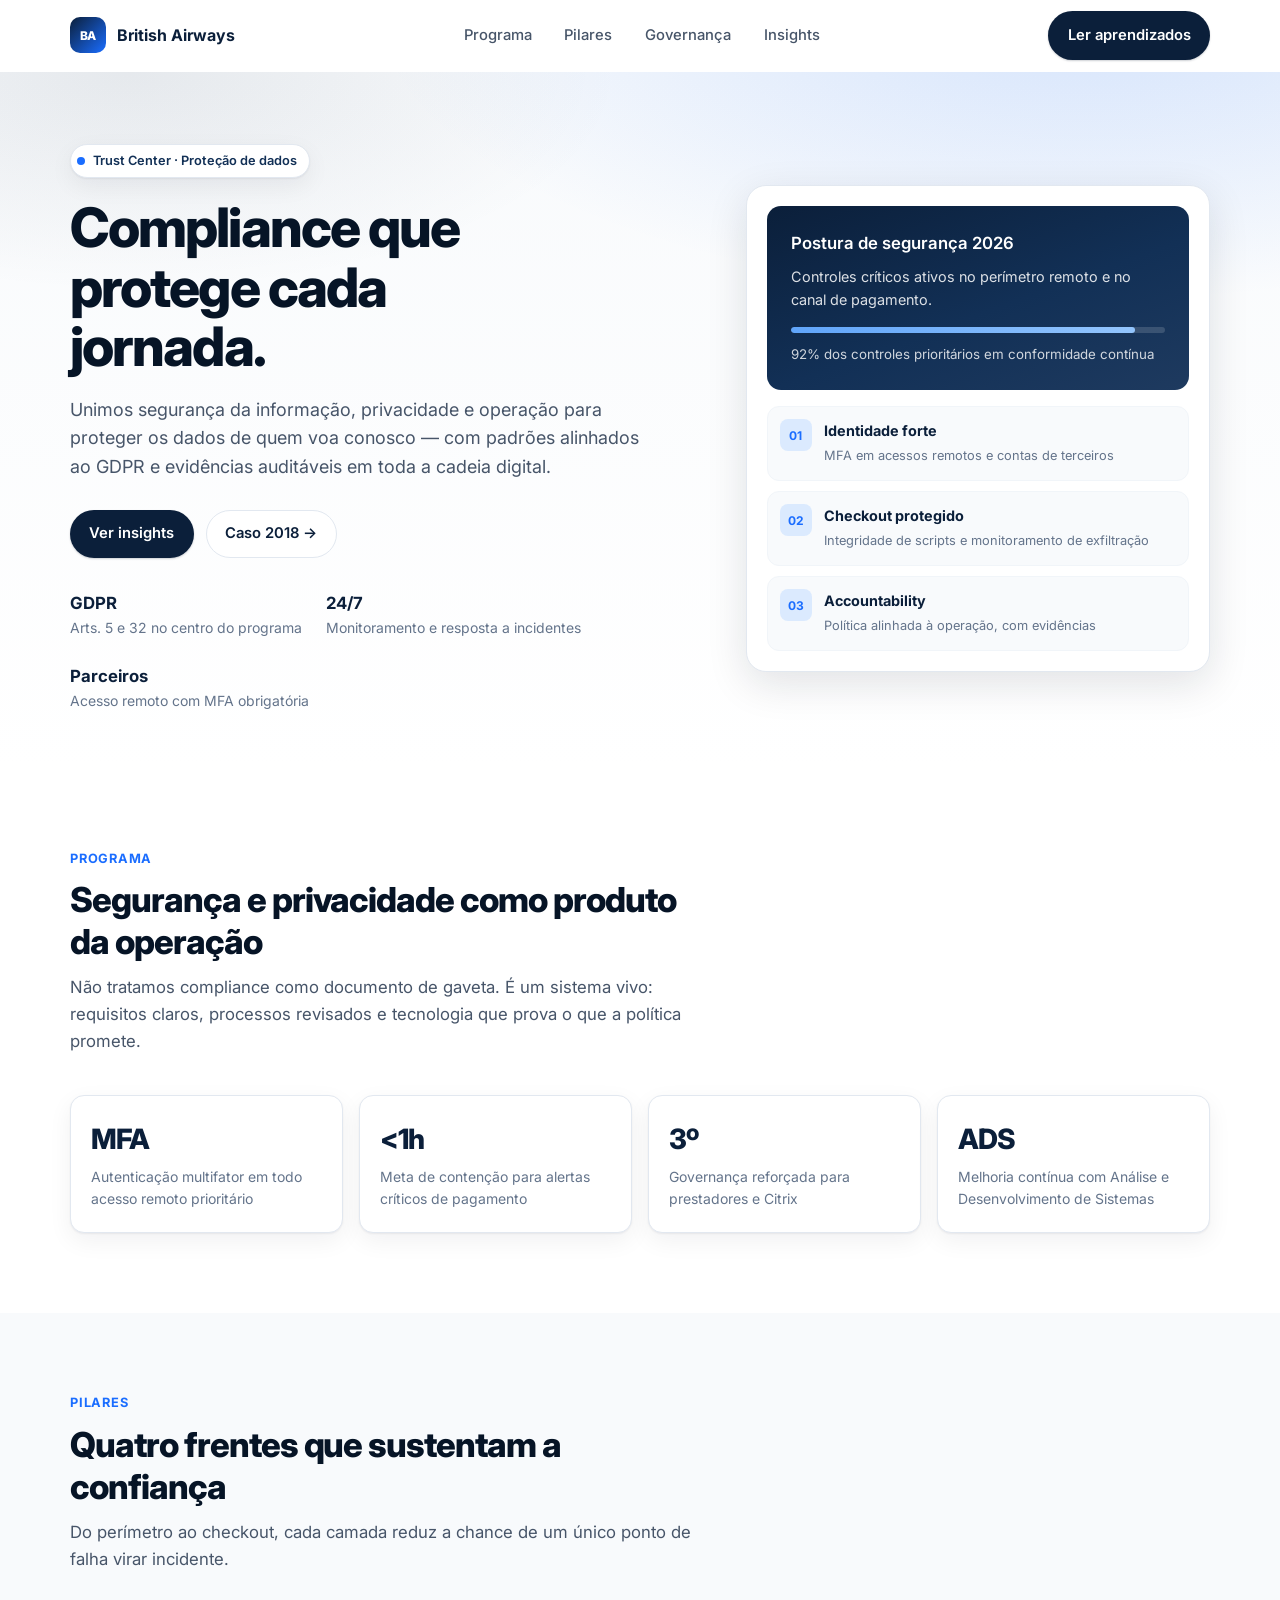
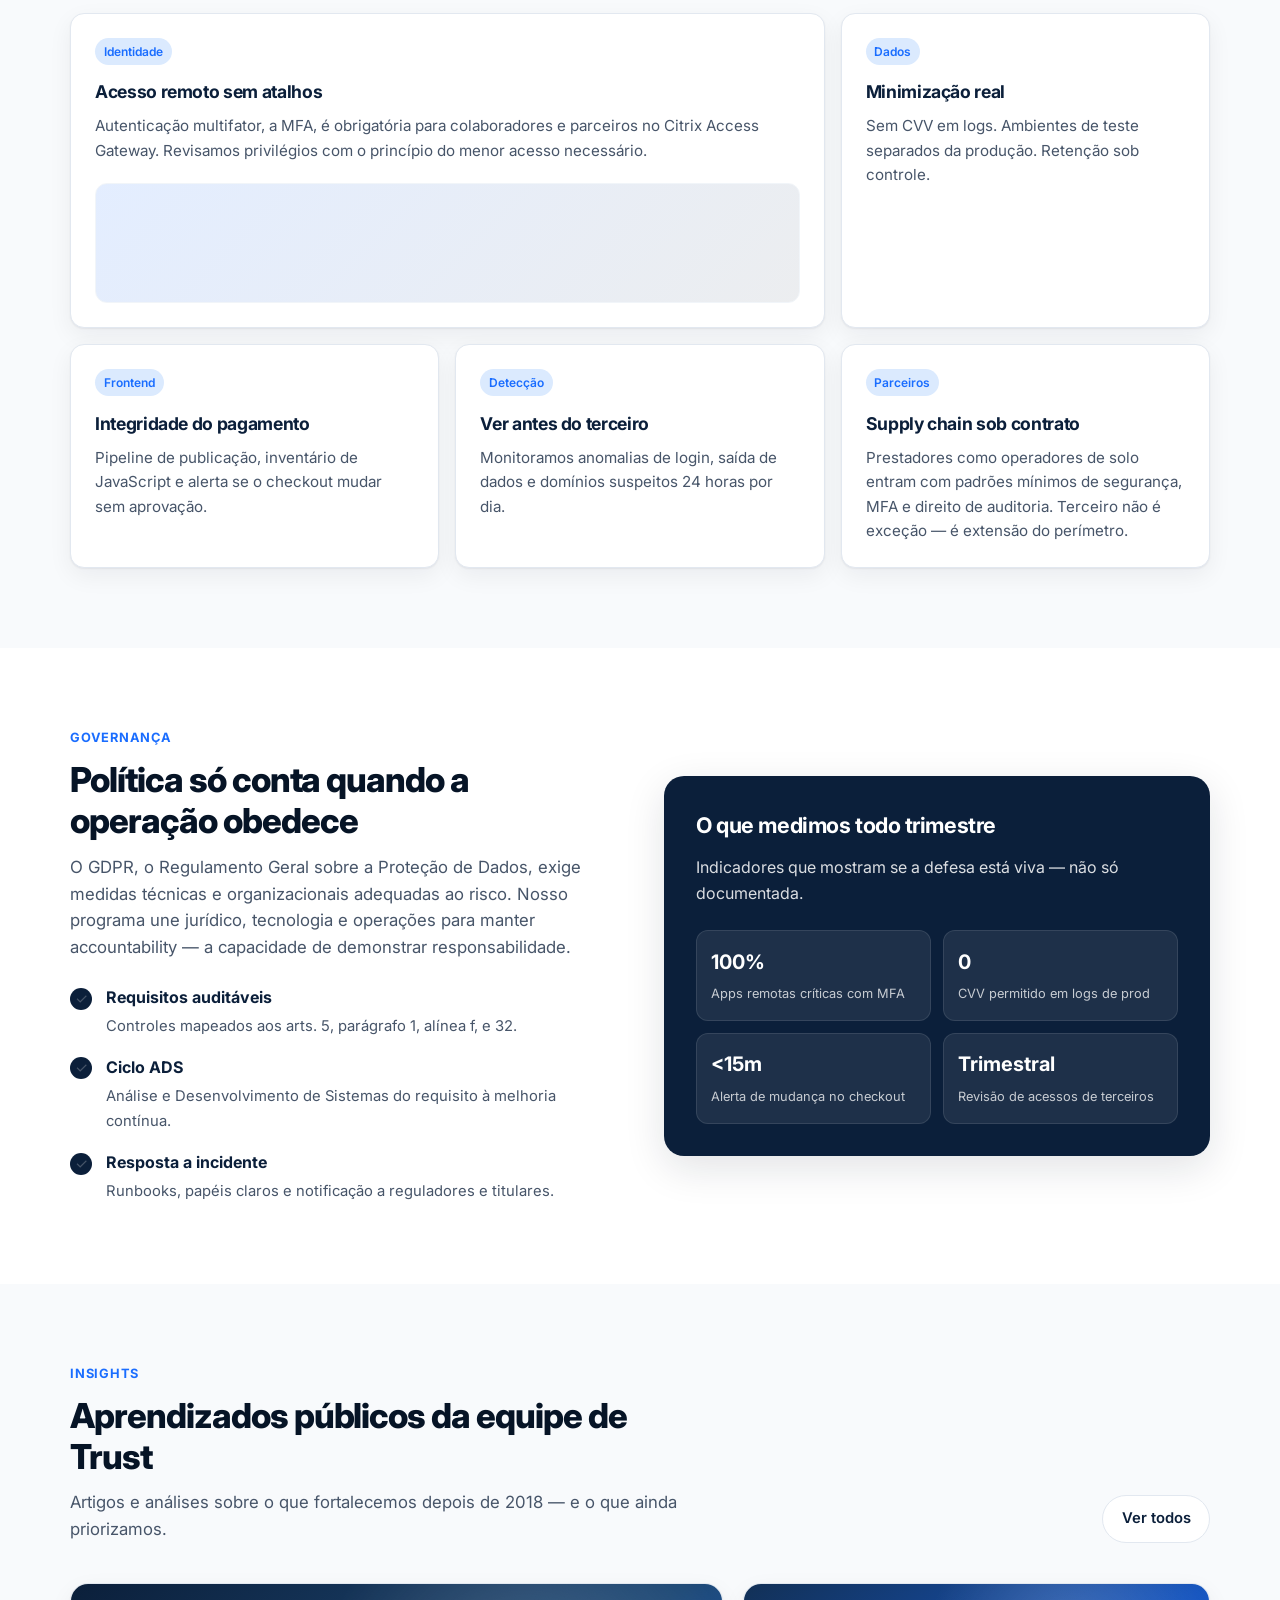
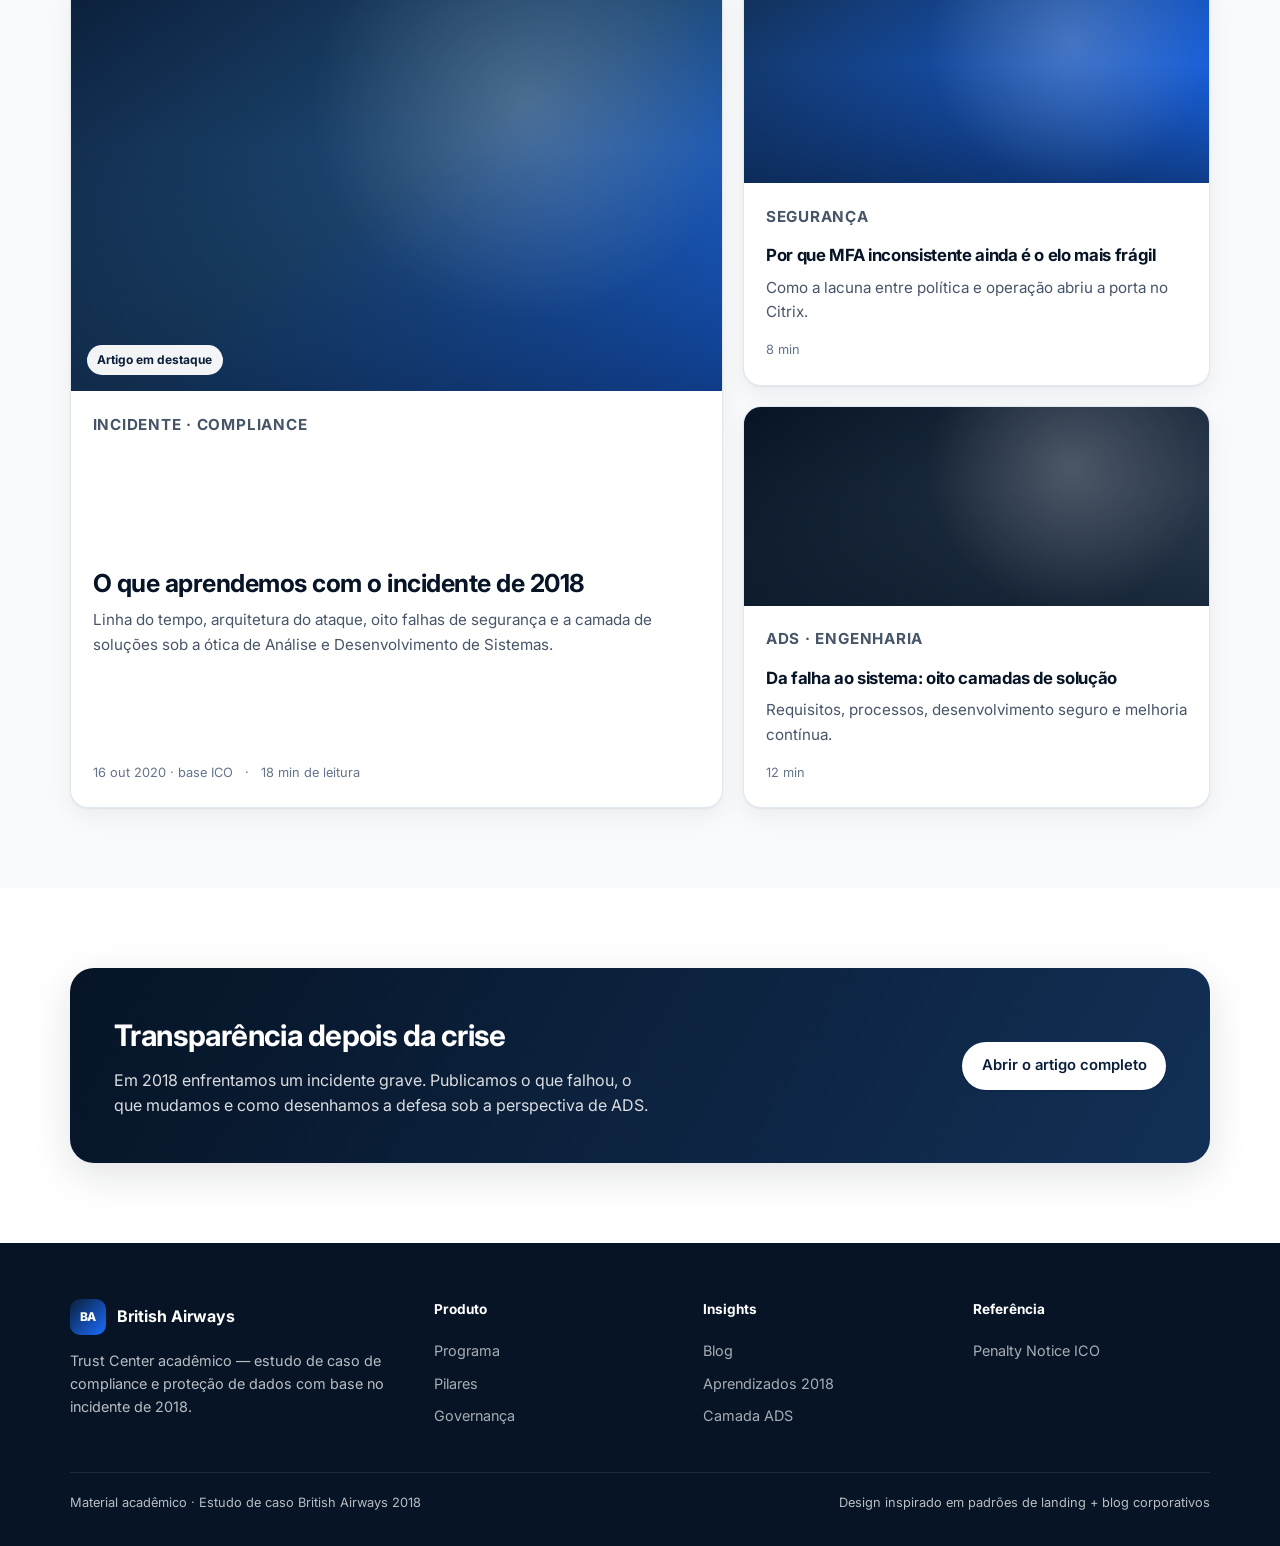
<file: index.html>
<!DOCTYPE html>
<html lang="pt-BR">
<head>
  <meta charset="UTF-8" />
  <meta name="viewport" content="width=device-width, initial-scale=1" />
  <title>British Airways — Compliance &amp; Trust</title>
  <meta name="description" content="Programa de compliance e proteção de dados da British Airways. Insights sobre segurança, privacidade e o incidente de 2018." />
  <link rel="stylesheet" href="styles.css" />
</head>
<body>
  <header class="site-header">
    <div class="header-inner">
      <a class="logo" href="index.html" aria-label="British Airways Compliance">
        <span class="logo-mark">BA</span>
        <span>British Airways</span>
      </a>
      <nav class="nav-desktop" aria-label="Principal">
        <a href="#programa">Programa</a>
        <a href="#pilares">Pilares</a>
        <a href="#governanca">Governança</a>
        <a href="#insights">Insights</a>
      </nav>
      <div class="header-actions">
        <a class="btn btn-primary" href="aprendizados.html">Ler aprendizados</a>
        <button class="menu-toggle" type="button" aria-label="Abrir menu" aria-expanded="false">
          <span></span>
        </button>
      </div>
    </div>
    <nav class="nav-mobile" aria-label="Mobile">
      <a href="#programa">Programa</a>
      <a href="#pilares">Pilares</a>
      <a href="#governanca">Governança</a>
      <a href="#insights">Insights</a>
      <a href="aprendizados.html">Aprendizados 2018</a>
    </nav>
  </header>

  <main>
    <section class="hero">
      <div class="container hero-grid">
        <div>
          <div class="eyebrow">
            <span class="eyebrow-dot"></span>
            Trust Center · Proteção de dados
          </div>
          <h1>Compliance que protege cada jornada.</h1>
          <p class="hero-lead">
            Unimos segurança da informação, privacidade e operação para proteger
            os dados de quem voa conosco — com padrões alinhados ao GDPR e
            evidências auditáveis em toda a cadeia digital.
          </p>
          <div class="hero-ctas">
            <a class="btn btn-primary" href="#insights">Ver insights</a>
            <a class="btn btn-secondary" href="aprendizados.html">Caso 2018 →</a>
          </div>
          <div class="hero-meta">
            <div>
              <strong>GDPR</strong>
              Arts. 5 e 32 no centro do programa
            </div>
            <div>
              <strong>24/7</strong>
              Monitoramento e resposta a incidentes
            </div>
            <div>
              <strong>Parceiros</strong>
              Acesso remoto com MFA obrigatória
            </div>
          </div>
        </div>
        <aside class="hero-panel" aria-label="Resumo do programa">
          <div class="hero-panel-top">
            <h2>Postura de segurança 2026</h2>
            <p>Controles críticos ativos no perímetro remoto e no canal de pagamento.</p>
            <div class="progress" aria-hidden="true"><span></span></div>
            <small style="opacity:.8">92% dos controles prioritários em conformidade contínua</small>
          </div>
          <div class="panel-list">
            <div class="panel-item">
              <div class="ico">01</div>
              <div>
                <strong>Identidade forte</strong>
                <span>MFA em acessos remotos e contas de terceiros</span>
              </div>
            </div>
            <div class="panel-item">
              <div class="ico">02</div>
              <div>
                <strong>Checkout protegido</strong>
                <span>Integridade de scripts e monitoramento de exfiltração</span>
              </div>
            </div>
            <div class="panel-item">
              <div class="ico">03</div>
              <div>
                <strong>Accountability</strong>
                <span>Política alinhada à operação, com evidências</span>
              </div>
            </div>
          </div>
        </aside>
      </div>
    </section>

    <section class="block" id="programa">
      <div class="container">
        <div class="section-head">
          <p class="label">Programa</p>
          <h2>Segurança e privacidade como produto da operação</h2>
          <p>
            Não tratamos compliance como documento de gaveta. É um sistema vivo:
            requisitos claros, processos revisados e tecnologia que prova o que
            a política promete.
          </p>
        </div>
        <div class="stats">
          <div class="stat">
            <div class="num">MFA</div>
            <div class="cap">Autenticação multifator em todo acesso remoto prioritário</div>
          </div>
          <div class="stat">
            <div class="num">&lt;1h</div>
            <div class="cap">Meta de contenção para alertas críticos de pagamento</div>
          </div>
          <div class="stat">
            <div class="num">3º</div>
            <div class="cap">Governança reforçada para prestadores e Citrix</div>
          </div>
          <div class="stat">
            <div class="num">ADS</div>
            <div class="cap">Melhoria contínua com Análise e Desenvolvimento de Sistemas</div>
          </div>
        </div>
      </div>
    </section>

    <section class="block block-muted" id="pilares">
      <div class="container">
        <div class="section-head">
          <p class="label">Pilares</p>
          <h2>Quatro frentes que sustentam a confiança</h2>
          <p>Do perímetro ao checkout, cada camada reduz a chance de um único ponto de falha virar incidente.</p>
        </div>
        <div class="bento">
          <article class="bento-card wide">
            <span class="tag">Identidade</span>
            <h3>Acesso remoto sem atalhos</h3>
            <p>
              Autenticação multifator, a MFA, é obrigatória para colaboradores e
              parceiros no Citrix Access Gateway. Revisamos privilégios com o
              princípio do menor acesso necessário.
            </p>
            <div class="bento-visual" aria-hidden="true"></div>
          </article>
          <article class="bento-card">
            <span class="tag">Dados</span>
            <h3>Minimização real</h3>
            <p>Sem CVV em logs. Ambientes de teste separados da produção. Retenção sob controle.</p>
          </article>
          <article class="bento-card">
            <span class="tag">Frontend</span>
            <h3>Integridade do pagamento</h3>
            <p>Pipeline de publicação, inventário de JavaScript e alerta se o checkout mudar sem aprovação.</p>
          </article>
          <article class="bento-card">
            <span class="tag">Detecção</span>
            <h3>Ver antes do terceiro</h3>
            <p>Monitoramos anomalias de login, saída de dados e domínios suspeitos 24 horas por dia.</p>
          </article>
          <article class="bento-card tall">
            <span class="tag">Parceiros</span>
            <h3>Supply chain sob contrato</h3>
            <p>
              Prestadores como operadores de solo entram com padrões mínimos de
              segurança, MFA e direito de auditoria. Terceiro não é exceção — é extensão do perímetro.
            </p>
          </article>
        </div>
      </div>
    </section>

    <section class="block" id="governanca">
      <div class="container split">
        <div>
          <div class="section-head" style="margin-bottom:0">
            <p class="label">Governança</p>
            <h2>Política só conta quando a operação obedece</h2>
            <p>
              O GDPR, o Regulamento Geral sobre a Proteção de Dados, exige
              medidas técnicas e organizacionais adequadas ao risco. Nosso
              programa une jurídico, tecnologia e operações para manter
              accountability — a capacidade de demonstrar responsabilidade.
            </p>
          </div>
          <ul class="split-list">
            <li>
              <span class="check">✓</span>
              <div>
                <strong>Requisitos auditáveis</strong>
                <span>Controles mapeados aos arts. 5, parágrafo 1, alínea f, e 32.</span>
              </div>
            </li>
            <li>
              <span class="check">✓</span>
              <div>
                <strong>Ciclo ADS</strong>
                <span>Análise e Desenvolvimento de Sistemas do requisito à melhoria contínua.</span>
              </div>
            </li>
            <li>
              <span class="check">✓</span>
              <div>
                <strong>Resposta a incidente</strong>
                <span>Runbooks, papéis claros e notificação a reguladores e titulares.</span>
              </div>
            </li>
          </ul>
        </div>
        <aside class="split-card">
          <h3>O que medimos todo trimestre</h3>
          <p>Indicadores que mostram se a defesa está viva — não só documentada.</p>
          <div class="mini-stats">
            <div>
              <strong>100%</strong>
              <span>Apps remotas críticas com MFA</span>
            </div>
            <div>
              <strong>0</strong>
              <span>CVV permitido em logs de prod</span>
            </div>
            <div>
              <strong>&lt;15m</strong>
              <span>Alerta de mudança no checkout</span>
            </div>
            <div>
              <strong>Trimestral</strong>
              <span>Revisão de acessos de terceiros</span>
            </div>
          </div>
        </aside>
      </div>
    </section>

    <section class="block block-muted" id="insights">
      <div class="container">
        <div class="section-head row">
          <div>
            <p class="label">Insights</p>
            <h2>Aprendizados públicos da equipe de Trust</h2>
            <p>Artigos e análises sobre o que fortalecemos depois de 2018 — e o que ainda priorizamos.</p>
          </div>
          <a class="btn btn-secondary" href="aprendizados.html">Ver todos</a>
        </div>
        <div class="insights-grid">
          <a class="insight-card featured" href="aprendizados.html">
            <div class="insight-media">
              <span class="badge">Artigo em destaque</span>
            </div>
            <div class="insight-body">
              <p class="insight-cat">Incidente · Compliance</p>
              <h3>O que aprendemos com o incidente de 2018</h3>
              <p>
                Linha do tempo, arquitetura do ataque, oito falhas de segurança e
                a camada de soluções sob a ótica de Análise e Desenvolvimento de Sistemas.
              </p>
              <div class="insight-meta">
                <span>16 out 2020 · base ICO</span>
                <span>·</span>
                <span>18 min de leitura</span>
              </div>
            </div>
          </a>
          <div class="insights-side">
            <a class="insight-card compact" href="aprendizados.html#sec-falhas">
              <div class="insight-media" style="background:linear-gradient(145deg,#123056,#1a6dff)"></div>
              <div class="insight-body">
                <p class="insight-cat">Segurança</p>
                <h3>Por que MFA inconsistente ainda é o elo mais frágil</h3>
                <p>Como a lacuna entre política e operação abriu a porta no Citrix.</p>
                <div class="insight-meta"><span>8 min</span></div>
              </div>
            </a>
            <a class="insight-card compact" href="aprendizados.html#sec-solucoes">
              <div class="insight-media" style="background:linear-gradient(145deg,#061426,#334155)"></div>
              <div class="insight-body">
                <p class="insight-cat">ADS · Engenharia</p>
                <h3>Da falha ao sistema: oito camadas de solução</h3>
                <p>Requisitos, processos, desenvolvimento seguro e melhoria contínua.</p>
                <div class="insight-meta"><span>12 min</span></div>
              </div>
            </a>
          </div>
        </div>
      </div>
    </section>

    <section class="block">
      <div class="container">
        <div class="cta-band">
          <div>
            <h2>Transparência depois da crise</h2>
            <p>
              Em 2018 enfrentamos um incidente grave. Publicamos o que falhou,
              o que mudamos e como desenhamos a defesa sob a perspectiva de ADS.
            </p>
          </div>
          <a class="btn btn-primary" href="aprendizados.html">Abrir o artigo completo</a>
        </div>
      </div>
    </section>
  </main>

  <footer class="site-footer">
    <div class="container">
      <div class="footer-grid">
        <div class="footer-brand">
          <div class="logo">
            <span class="logo-mark">BA</span>
            <span>British Airways</span>
          </div>
          <p>Trust Center acadêmico — estudo de caso de compliance e proteção de dados com base no incidente de 2018.</p>
        </div>
        <div class="footer-col">
          <h4>Produto</h4>
          <a href="#programa">Programa</a>
          <a href="#pilares">Pilares</a>
          <a href="#governanca">Governança</a>
        </div>
        <div class="footer-col">
          <h4>Insights</h4>
          <a href="#insights">Blog</a>
          <a href="aprendizados.html">Aprendizados 2018</a>
          <a href="aprendizados.html#sec-solucoes">Camada ADS</a>
        </div>
        <div class="footer-col">
          <h4>Referência</h4>
          <a href="https://ico.org.uk/media2/migrated/2618421/ba-penalty-20201016.pdf" target="_blank" rel="noopener">Penalty Notice ICO</a>
        </div>
      </div>
      <div class="footer-bottom">
        <span>Material acadêmico · Estudo de caso British Airways 2018</span>
        <span>Design inspirado em padrões de landing + blog corporativos</span>
      </div>
    </div>
  </footer>
  <script src="app.js"></script>
</body>
</html>
</file>
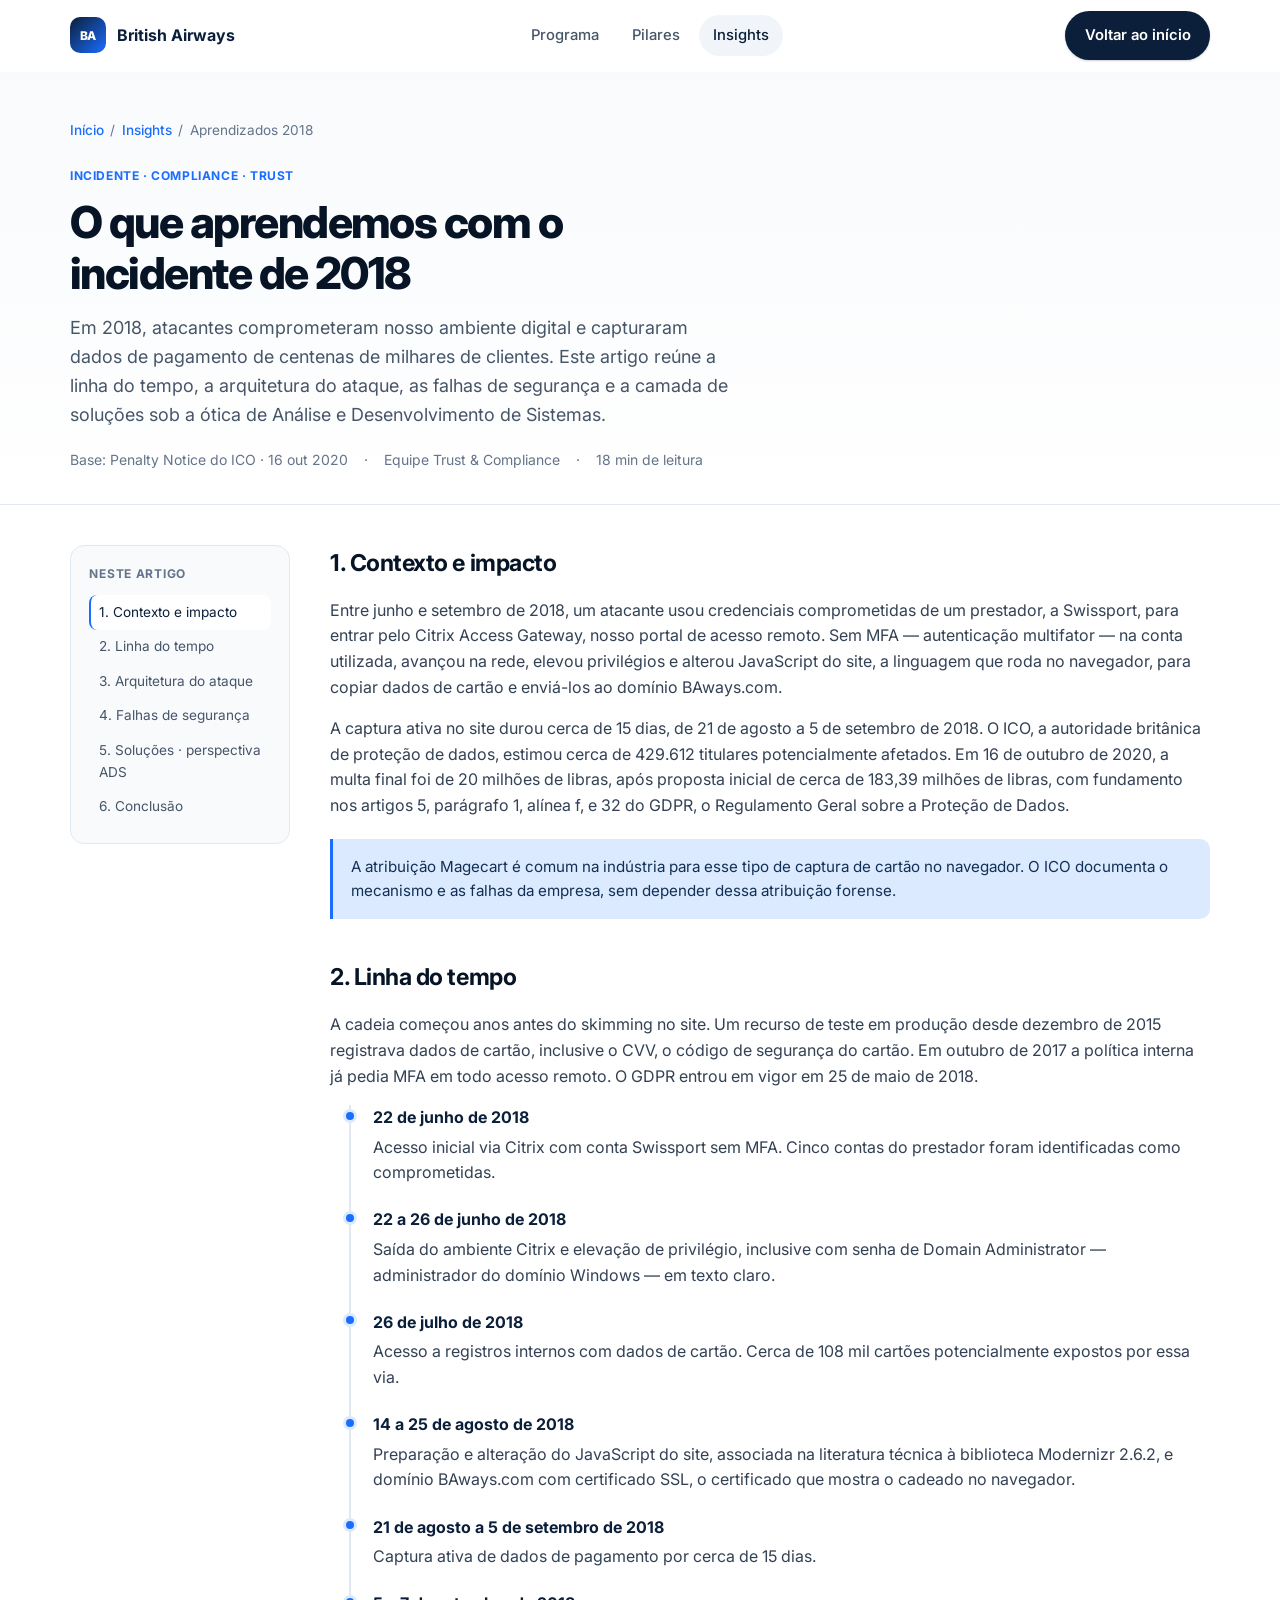
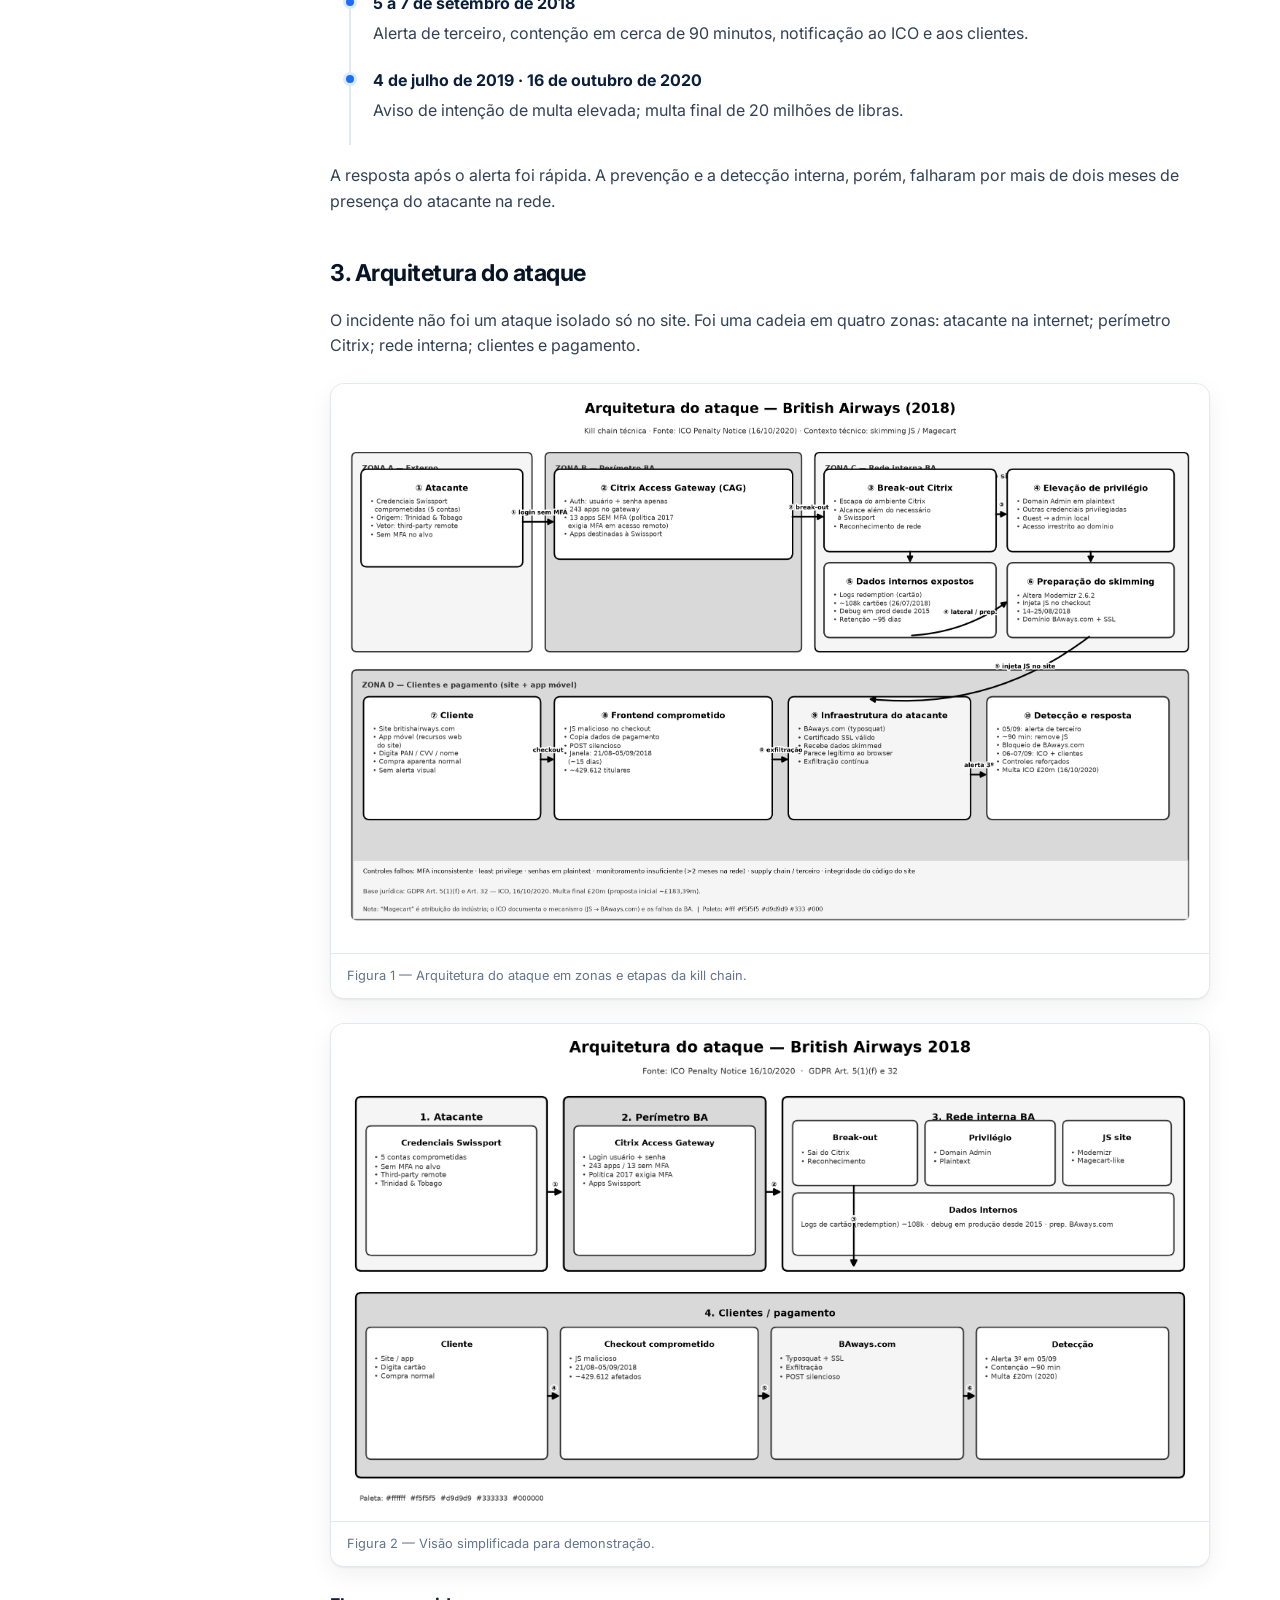
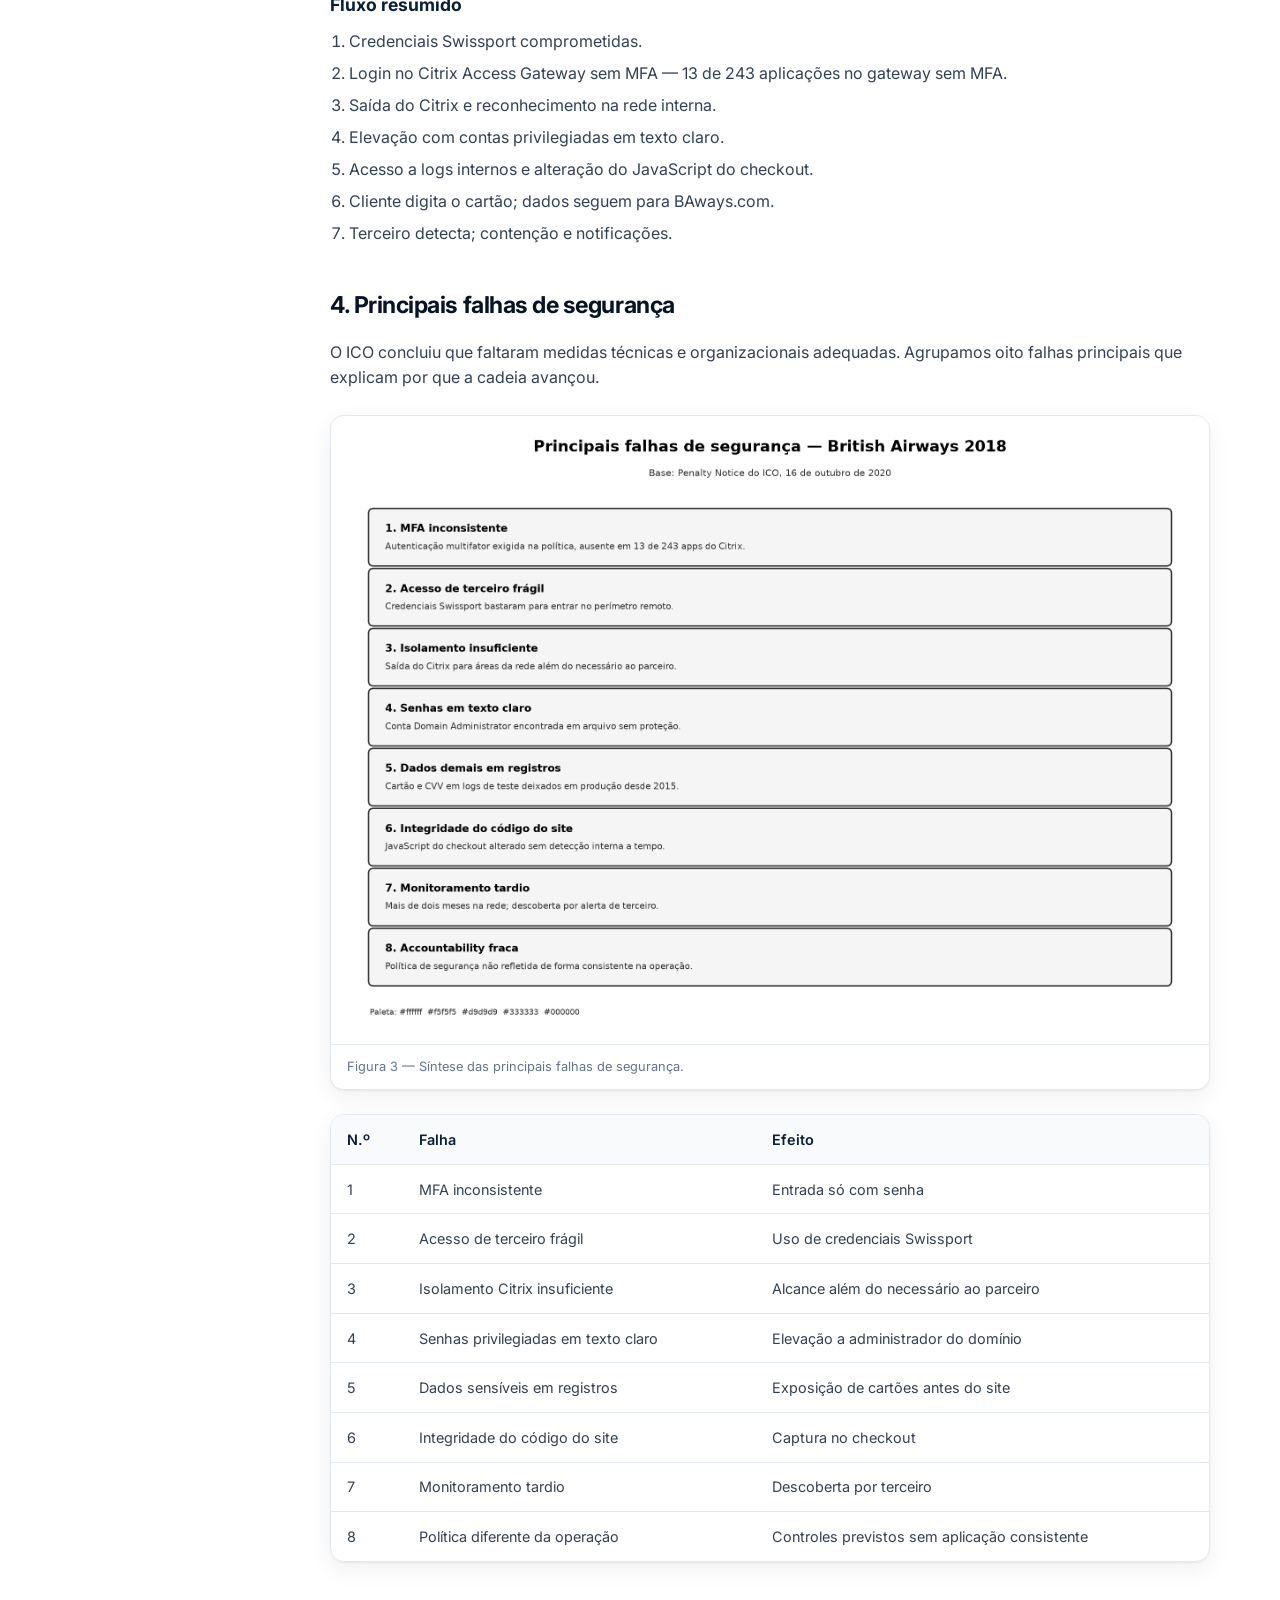
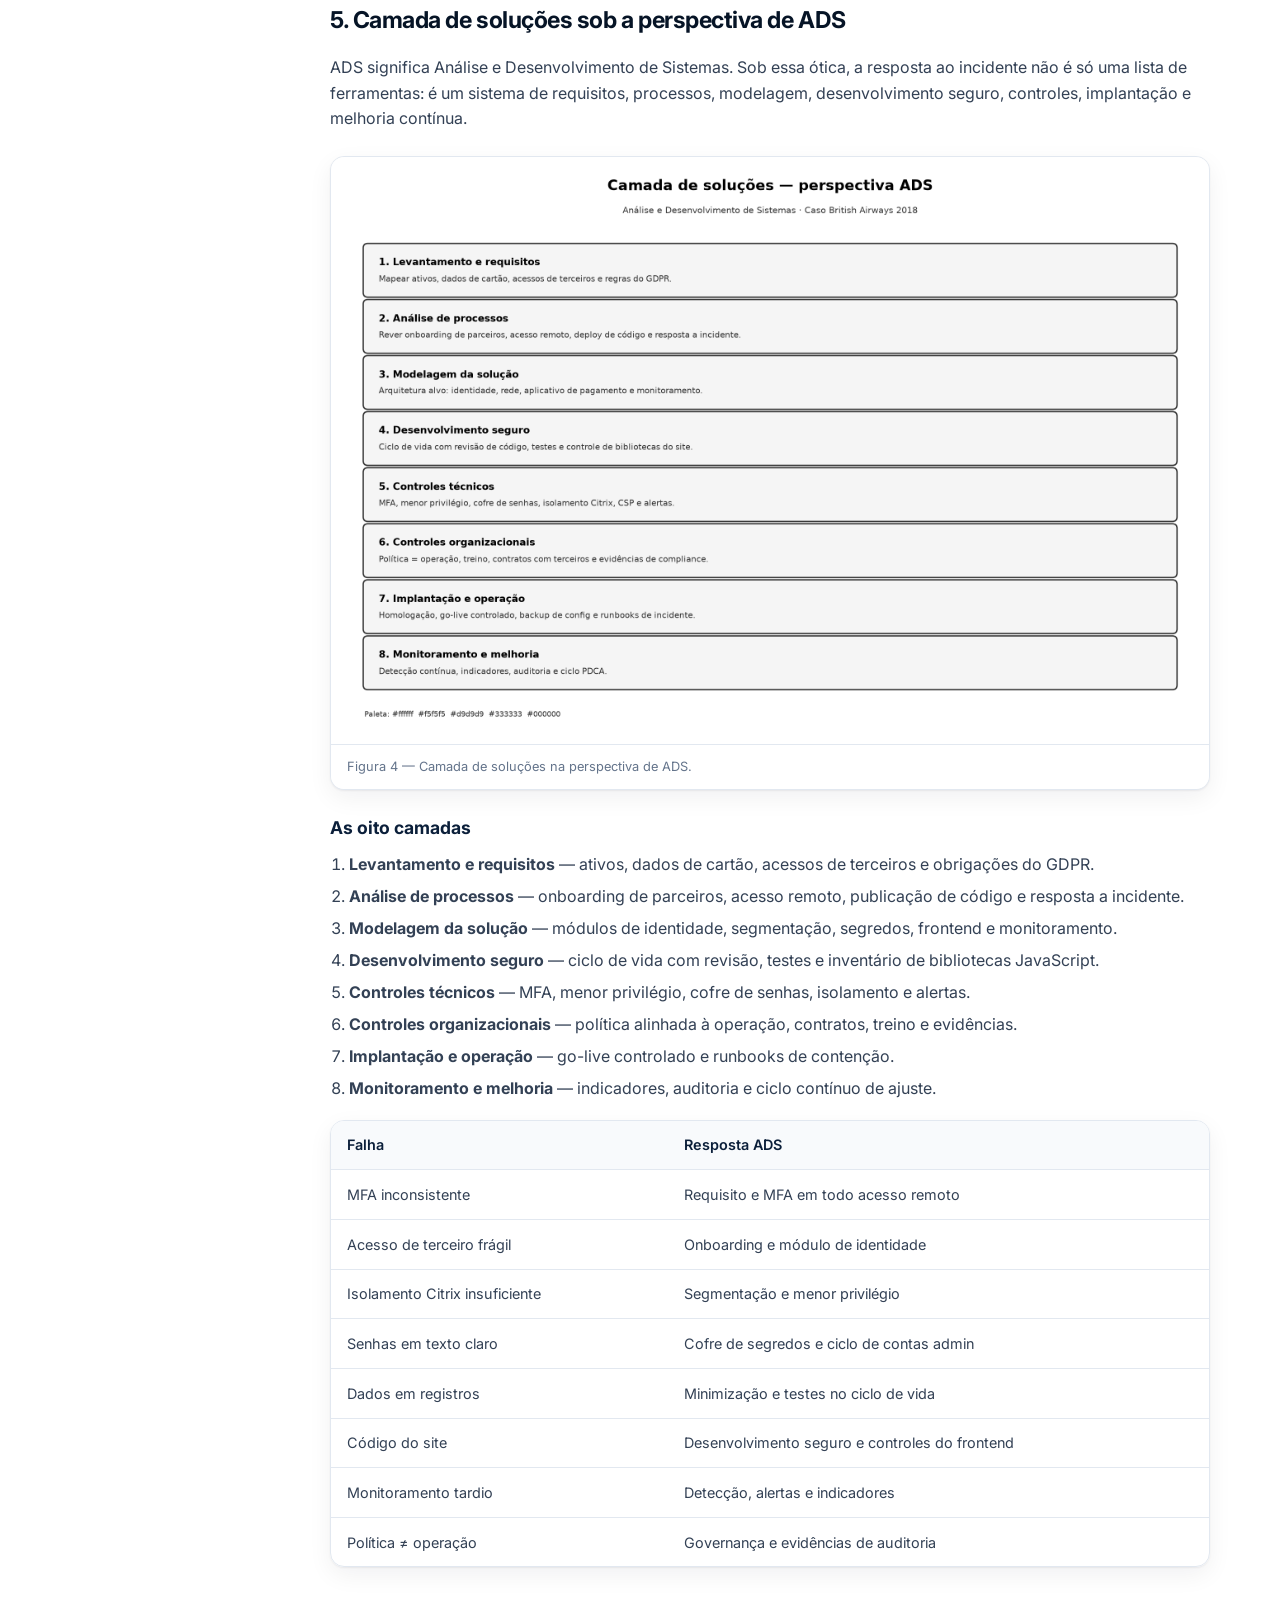
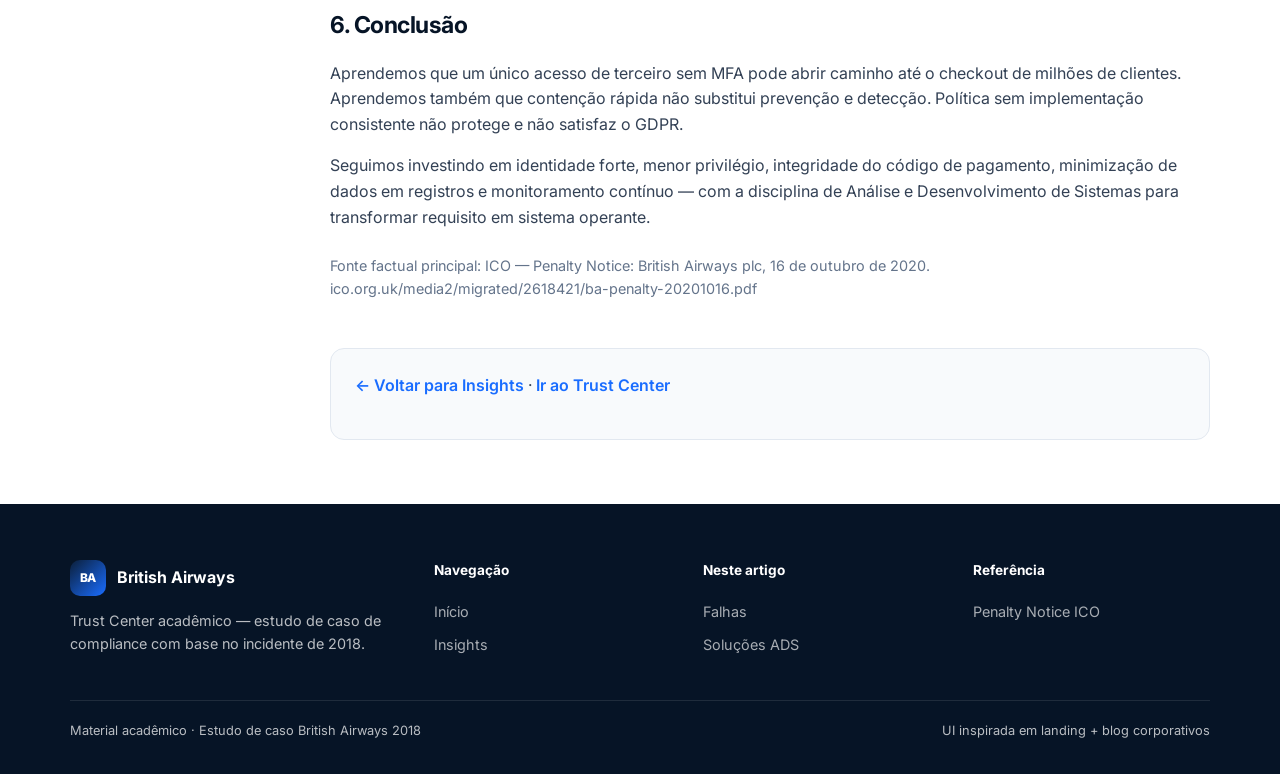
<file: aprendizados.html>
<!DOCTYPE html>
<html lang="pt-BR">
<head>
  <meta charset="UTF-8" />
  <meta name="viewport" content="width=device-width, initial-scale=1" />
  <title>O que aprendemos com o incidente de 2018 — British Airways</title>
  <meta name="description" content="Artigo institucional: linha do tempo, arquitetura do ataque, falhas de segurança e soluções sob a perspectiva de ADS." />
  <link rel="stylesheet" href="styles.css" />
</head>
<body>
  <header class="site-header">
    <div class="header-inner">
      <a class="logo" href="index.html" aria-label="British Airways Compliance">
        <span class="logo-mark">BA</span>
        <span>British Airways</span>
      </a>
      <nav class="nav-desktop" aria-label="Principal">
        <a href="index.html#programa">Programa</a>
        <a href="index.html#pilares">Pilares</a>
        <a href="index.html#insights" aria-current="page">Insights</a>
      </nav>
      <div class="header-actions">
        <a class="btn btn-primary" href="index.html">Voltar ao início</a>
        <button class="menu-toggle" type="button" aria-label="Abrir menu" aria-expanded="false">
          <span></span>
        </button>
      </div>
    </div>
    <nav class="nav-mobile" aria-label="Mobile">
      <a href="index.html">Início</a>
      <a href="index.html#insights">Insights</a>
      <a href="#sec-contexto">Contexto</a>
      <a href="#sec-timeline">Linha do tempo</a>
      <a href="#sec-arquitetura">Arquitetura</a>
      <a href="#sec-falhas">Falhas</a>
      <a href="#sec-solucoes">Soluções ADS</a>
    </nav>
  </header>

  <header class="article-hero">
    <div class="container">
      <nav class="breadcrumb" aria-label="Breadcrumb">
        <a href="index.html">Início</a>
        <span>/</span>
        <a href="index.html#insights">Insights</a>
        <span>/</span>
        <span>Aprendizados 2018</span>
      </nav>
      <p class="cat">Incidente · Compliance · Trust</p>
      <h1>O que aprendemos com o incidente de 2018</h1>
      <p class="deck">
        Em 2018, atacantes comprometeram nosso ambiente digital e capturaram dados
        de pagamento de centenas de milhares de clientes. Este artigo reúne a linha
        do tempo, a arquitetura do ataque, as falhas de segurança e a camada de
        soluções sob a ótica de Análise e Desenvolvimento de Sistemas.
      </p>
      <div class="article-meta">
        <span>Base: Penalty Notice do ICO · 16 out 2020</span>
        <span>·</span>
        <span>Equipe Trust &amp; Compliance</span>
        <span>·</span>
        <span>18 min de leitura</span>
      </div>
    </div>
  </header>

  <div class="container article-layout">
    <aside class="toc" aria-label="Sumário">
      <h2>Neste artigo</h2>
      <a href="#sec-contexto">1. Contexto e impacto</a>
      <a href="#sec-timeline">2. Linha do tempo</a>
      <a href="#sec-arquitetura">3. Arquitetura do ataque</a>
      <a href="#sec-falhas">4. Falhas de segurança</a>
      <a href="#sec-solucoes">5. Soluções · perspectiva ADS</a>
      <a href="#sec-conclusao">6. Conclusão</a>
    </aside>

    <article class="article-content">
      <h2 id="sec-contexto">1. Contexto e impacto</h2>
      <p>
        Entre junho e setembro de 2018, um atacante usou credenciais comprometidas
        de um prestador, a Swissport, para entrar pelo Citrix Access Gateway, nosso
        portal de acesso remoto. Sem MFA — autenticação multifator — na conta
        utilizada, avançou na rede, elevou privilégios e alterou JavaScript do site,
        a linguagem que roda no navegador, para copiar dados de cartão e enviá-los
        ao domínio BAways.com.
      </p>
      <p>
        A captura ativa no site durou cerca de 15 dias, de 21 de agosto a 5 de
        setembro de 2018. O ICO, a autoridade britânica de proteção de dados,
        estimou cerca de 429.612 titulares potencialmente afetados. Em 16 de outubro
        de 2020, a multa final foi de 20 milhões de libras, após proposta inicial de
        cerca de 183,39 milhões de libras, com fundamento nos artigos 5, parágrafo 1,
        alínea f, e 32 do GDPR, o Regulamento Geral sobre a Proteção de Dados.
      </p>
      <div class="note">
        A atribuição Magecart é comum na indústria para esse tipo de captura de
        cartão no navegador. O ICO documenta o mecanismo e as falhas da empresa,
        sem depender dessa atribuição forense.
      </div>

      <h2 id="sec-timeline">2. Linha do tempo</h2>
      <p>
        A cadeia começou anos antes do skimming no site. Um recurso de teste em
        produção desde dezembro de 2015 registrava dados de cartão, inclusive o CVV,
        o código de segurança do cartão. Em outubro de 2017 a política interna já
        pedia MFA em todo acesso remoto. O GDPR entrou em vigor em 25 de maio de 2018.
      </p>
      <ul class="timeline">
        <li>
          <strong>22 de junho de 2018</strong>
          Acesso inicial via Citrix com conta Swissport sem MFA. Cinco contas do
          prestador foram identificadas como comprometidas.
        </li>
        <li>
          <strong>22 a 26 de junho de 2018</strong>
          Saída do ambiente Citrix e elevação de privilégio, inclusive com senha de
          Domain Administrator — administrador do domínio Windows — em texto claro.
        </li>
        <li>
          <strong>26 de julho de 2018</strong>
          Acesso a registros internos com dados de cartão. Cerca de 108 mil cartões
          potencialmente expostos por essa via.
        </li>
        <li>
          <strong>14 a 25 de agosto de 2018</strong>
          Preparação e alteração do JavaScript do site, associada na literatura
          técnica à biblioteca Modernizr 2.6.2, e domínio BAways.com com certificado
          SSL, o certificado que mostra o cadeado no navegador.
        </li>
        <li>
          <strong>21 de agosto a 5 de setembro de 2018</strong>
          Captura ativa de dados de pagamento por cerca de 15 dias.
        </li>
        <li>
          <strong>5 a 7 de setembro de 2018</strong>
          Alerta de terceiro, contenção em cerca de 90 minutos, notificação ao ICO
          e aos clientes.
        </li>
        <li>
          <strong>4 de julho de 2019 · 16 de outubro de 2020</strong>
          Aviso de intenção de multa elevada; multa final de 20 milhões de libras.
        </li>
      </ul>
      <p>
        A resposta após o alerta foi rápida. A prevenção e a detecção interna,
        porém, falharam por mais de dois meses de presença do atacante na rede.
      </p>

      <h2 id="sec-arquitetura">3. Arquitetura do ataque</h2>
      <p>
        O incidente não foi um ataque isolado só no site. Foi uma cadeia em quatro
        zonas: atacante na internet; perímetro Citrix; rede interna; clientes e pagamento.
      </p>
      <figure class="figure">
        <img src="assets/diagrama-arquitetura-ataque-ba-2018.png" alt="Diagrama técnico da arquitetura do ataque British Airways 2018" />
        <figcaption>Figura 1 — Arquitetura do ataque em zonas e etapas da kill chain.</figcaption>
      </figure>
      <figure class="figure">
        <img src="assets/diagrama-ataque-ba-2018-demo.png" alt="Versão simplificada do diagrama de ataque" />
        <figcaption>Figura 2 — Visão simplificada para demonstração.</figcaption>
      </figure>
      <h3>Fluxo resumido</h3>
      <ol>
        <li>Credenciais Swissport comprometidas.</li>
        <li>Login no Citrix Access Gateway sem MFA — 13 de 243 aplicações no gateway sem MFA.</li>
        <li>Saída do Citrix e reconhecimento na rede interna.</li>
        <li>Elevação com contas privilegiadas em texto claro.</li>
        <li>Acesso a logs internos e alteração do JavaScript do checkout.</li>
        <li>Cliente digita o cartão; dados seguem para BAways.com.</li>
        <li>Terceiro detecta; contenção e notificações.</li>
      </ol>

      <h2 id="sec-falhas">4. Principais falhas de segurança</h2>
      <p>
        O ICO concluiu que faltaram medidas técnicas e organizacionais adequadas.
        Agrupamos oito falhas principais que explicam por que a cadeia avançou.
      </p>
      <figure class="figure">
        <img src="assets/principais-falhas-seguranca-ba-2018.png" alt="Resumo das oito principais falhas de segurança" />
        <figcaption>Figura 3 — Síntese das principais falhas de segurança.</figcaption>
      </figure>
      <div class="table-wrap">
        <table>
          <thead>
            <tr><th>N.º</th><th>Falha</th><th>Efeito</th></tr>
          </thead>
          <tbody>
            <tr><td>1</td><td>MFA inconsistente</td><td>Entrada só com senha</td></tr>
            <tr><td>2</td><td>Acesso de terceiro frágil</td><td>Uso de credenciais Swissport</td></tr>
            <tr><td>3</td><td>Isolamento Citrix insuficiente</td><td>Alcance além do necessário ao parceiro</td></tr>
            <tr><td>4</td><td>Senhas privilegiadas em texto claro</td><td>Elevação a administrador do domínio</td></tr>
            <tr><td>5</td><td>Dados sensíveis em registros</td><td>Exposição de cartões antes do site</td></tr>
            <tr><td>6</td><td>Integridade do código do site</td><td>Captura no checkout</td></tr>
            <tr><td>7</td><td>Monitoramento tardio</td><td>Descoberta por terceiro</td></tr>
            <tr><td>8</td><td>Política diferente da operação</td><td>Controles previstos sem aplicação consistente</td></tr>
          </tbody>
        </table>
      </div>

      <h2 id="sec-solucoes">5. Camada de soluções sob a perspectiva de ADS</h2>
      <p>
        ADS significa Análise e Desenvolvimento de Sistemas. Sob essa ótica, a
        resposta ao incidente não é só uma lista de ferramentas: é um sistema de
        requisitos, processos, modelagem, desenvolvimento seguro, controles,
        implantação e melhoria contínua.
      </p>
      <figure class="figure">
        <img src="assets/camada-solucoes-ads-ba-2018.png" alt="Oito camadas de solução na perspectiva ADS" />
        <figcaption>Figura 4 — Camada de soluções na perspectiva de ADS.</figcaption>
      </figure>
      <h3>As oito camadas</h3>
      <ol>
        <li><strong>Levantamento e requisitos</strong> — ativos, dados de cartão, acessos de terceiros e obrigações do GDPR.</li>
        <li><strong>Análise de processos</strong> — onboarding de parceiros, acesso remoto, publicação de código e resposta a incidente.</li>
        <li><strong>Modelagem da solução</strong> — módulos de identidade, segmentação, segredos, frontend e monitoramento.</li>
        <li><strong>Desenvolvimento seguro</strong> — ciclo de vida com revisão, testes e inventário de bibliotecas JavaScript.</li>
        <li><strong>Controles técnicos</strong> — MFA, menor privilégio, cofre de senhas, isolamento e alertas.</li>
        <li><strong>Controles organizacionais</strong> — política alinhada à operação, contratos, treino e evidências.</li>
        <li><strong>Implantação e operação</strong> — go-live controlado e runbooks de contenção.</li>
        <li><strong>Monitoramento e melhoria</strong> — indicadores, auditoria e ciclo contínuo de ajuste.</li>
      </ol>
      <div class="table-wrap">
        <table>
          <thead>
            <tr><th>Falha</th><th>Resposta ADS</th></tr>
          </thead>
          <tbody>
            <tr><td>MFA inconsistente</td><td>Requisito e MFA em todo acesso remoto</td></tr>
            <tr><td>Acesso de terceiro frágil</td><td>Onboarding e módulo de identidade</td></tr>
            <tr><td>Isolamento Citrix insuficiente</td><td>Segmentação e menor privilégio</td></tr>
            <tr><td>Senhas em texto claro</td><td>Cofre de segredos e ciclo de contas admin</td></tr>
            <tr><td>Dados em registros</td><td>Minimização e testes no ciclo de vida</td></tr>
            <tr><td>Código do site</td><td>Desenvolvimento seguro e controles do frontend</td></tr>
            <tr><td>Monitoramento tardio</td><td>Detecção, alertas e indicadores</td></tr>
            <tr><td>Política ≠ operação</td><td>Governança e evidências de auditoria</td></tr>
          </tbody>
        </table>
      </div>

      <h2 id="sec-conclusao">6. Conclusão</h2>
      <p>
        Aprendemos que um único acesso de terceiro sem MFA pode abrir caminho até
        o checkout de milhões de clientes. Aprendemos também que contenção rápida
        não substitui prevenção e detecção. Política sem implementação consistente
        não protege e não satisfaz o GDPR.
      </p>
      <p>
        Seguimos investindo em identidade forte, menor privilégio, integridade do
        código de pagamento, minimização de dados em registros e monitoramento
        contínuo — com a disciplina de Análise e Desenvolvimento de Sistemas para
        transformar requisito em sistema operante.
      </p>
      <p style="margin-top:1.5rem;font-size:0.9rem;color:var(--slate-500)">
        Fonte factual principal: ICO — Penalty Notice: British Airways plc, 16 de outubro de 2020.<br />
        <a href="https://ico.org.uk/media2/migrated/2618421/ba-penalty-20201016.pdf" target="_blank" rel="noopener">ico.org.uk/media2/migrated/2618421/ba-penalty-20201016.pdf</a>
      </p>

      <div class="article-end">
        <p><a href="index.html#insights">← Voltar para Insights</a> · <a href="index.html">Ir ao Trust Center</a></p>
      </div>
    </article>
  </div>

  <footer class="site-footer">
    <div class="container">
      <div class="footer-grid">
        <div class="footer-brand">
          <div class="logo">
            <span class="logo-mark">BA</span>
            <span>British Airways</span>
          </div>
          <p>Trust Center acadêmico — estudo de caso de compliance com base no incidente de 2018.</p>
        </div>
        <div class="footer-col">
          <h4>Navegação</h4>
          <a href="index.html">Início</a>
          <a href="index.html#insights">Insights</a>
        </div>
        <div class="footer-col">
          <h4>Neste artigo</h4>
          <a href="#sec-falhas">Falhas</a>
          <a href="#sec-solucoes">Soluções ADS</a>
        </div>
        <div class="footer-col">
          <h4>Referência</h4>
          <a href="https://ico.org.uk/media2/migrated/2618421/ba-penalty-20201016.pdf" target="_blank" rel="noopener">Penalty Notice ICO</a>
        </div>
      </div>
      <div class="footer-bottom">
        <span>Material acadêmico · Estudo de caso British Airways 2018</span>
        <span>UI inspirada em landing + blog corporativos</span>
      </div>
    </div>
  </footer>
  <script src="app.js"></script>
</body>
</html>
</file>
<file: styles.css>
@import url("https://fonts.googleapis.com/css2?family=Inter:wght@400;500;600;700;800&display=swap");

:root {
  --navy-950: #061426;
  --navy-900: #0b1f3a;
  --navy-800: #123056;
  --blue-600: #1a6dff;
  --blue-500: #3b82f6;
  --blue-100: #dbeafe;
  --slate-900: #0f172a;
  --slate-700: #334155;
  --slate-600: #475569;
  --slate-500: #64748b;
  --slate-300: #cbd5e1;
  --slate-200: #e2e8f0;
  --slate-100: #f1f5f9;
  --slate-50: #f8fafc;
  --white: #ffffff;
  --radius: 14px;
  --radius-sm: 10px;
  --shadow: 0 1px 2px rgba(15, 23, 42, 0.06), 0 8px 24px rgba(15, 23, 42, 0.06);
  --shadow-lg: 0 12px 40px rgba(15, 23, 42, 0.12);
  --max: 1140px;
  --font: "Inter", system-ui, -apple-system, sans-serif;
  --header-h: 72px;
}

*, *::before, *::after { box-sizing: border-box; margin: 0; padding: 0; }

html { scroll-behavior: smooth; }

body {
  font-family: var(--font);
  color: var(--slate-700);
  background: var(--white);
  line-height: 1.6;
  min-height: 100vh;
  -webkit-font-smoothing: antialiased;
}

img { max-width: 100%; display: block; height: auto; }

a { color: inherit; text-decoration: none; }

button { font: inherit; }

.container {
  width: min(100% - 2.5rem, var(--max));
  margin-inline: auto;
}

/* ========== Header ========== */
.site-header {
  position: sticky;
  top: 0;
  z-index: 50;
  height: var(--header-h);
  display: flex;
  align-items: center;
  background: rgba(255, 255, 255, 0.85);
  backdrop-filter: blur(12px);
  border-bottom: 1px solid transparent;
  transition: border-color 0.2s, box-shadow 0.2s;
}

.site-header.scrolled {
  border-bottom-color: var(--slate-200);
  box-shadow: 0 1px 0 rgba(15, 23, 42, 0.04);
}

.header-inner {
  display: flex;
  align-items: center;
  justify-content: space-between;
  gap: 1.5rem;
  width: min(100% - 2.5rem, var(--max));
  margin-inline: auto;
}

.logo {
  display: flex;
  align-items: center;
  gap: 0.7rem;
  color: var(--navy-900);
  font-weight: 700;
  font-size: 1rem;
}

.logo-mark {
  width: 36px;
  height: 36px;
  border-radius: 10px;
  background: linear-gradient(135deg, var(--navy-900), var(--blue-600));
  display: grid;
  place-items: center;
  color: var(--white);
  font-size: 0.75rem;
  font-weight: 800;
  letter-spacing: -0.02em;
}

.nav-desktop {
  display: flex;
  align-items: center;
  gap: 0.25rem;
}

.nav-desktop a {
  padding: 0.55rem 0.9rem;
  border-radius: 999px;
  font-size: 0.925rem;
  font-weight: 500;
  color: var(--slate-600);
}

.nav-desktop a:hover,
.nav-desktop a[aria-current="page"] {
  color: var(--navy-900);
  background: var(--slate-100);
}

.header-actions {
  display: flex;
  align-items: center;
  gap: 0.75rem;
}

.btn {
  display: inline-flex;
  align-items: center;
  justify-content: center;
  gap: 0.4rem;
  padding: 0.7rem 1.15rem;
  border-radius: 999px;
  font-weight: 600;
  font-size: 0.925rem;
  border: 1px solid transparent;
  cursor: pointer;
  transition: transform 0.15s, background 0.15s, box-shadow 0.15s, color 0.15s;
}

.btn:active { transform: translateY(1px); }

.btn-primary {
  background: var(--navy-900);
  color: var(--white);
  box-shadow: 0 1px 2px rgba(6, 20, 38, 0.2);
}

.btn-primary:hover {
  background: var(--navy-800);
  box-shadow: var(--shadow);
}

.btn-secondary {
  background: var(--white);
  color: var(--navy-900);
  border-color: var(--slate-200);
}

.btn-secondary:hover {
  background: var(--slate-50);
  border-color: var(--slate-300);
}

.btn-ghost {
  background: transparent;
  color: var(--navy-900);
}

.btn-ghost:hover { background: var(--slate-100); }

.menu-toggle {
  display: none;
  width: 42px;
  height: 42px;
  border-radius: 10px;
  border: 1px solid var(--slate-200);
  background: var(--white);
  align-items: center;
  justify-content: center;
  cursor: pointer;
}

.menu-toggle span,
.menu-toggle span::before,
.menu-toggle span::after {
  display: block;
  width: 18px;
  height: 2px;
  background: var(--navy-900);
  position: relative;
  border-radius: 2px;
}

.menu-toggle span::before,
.menu-toggle span::after {
  content: "";
  position: absolute;
  left: 0;
}

.menu-toggle span::before { top: -6px; }
.menu-toggle span::after { top: 6px; }

.nav-mobile {
  display: none;
  position: absolute;
  top: var(--header-h);
  left: 0;
  right: 0;
  background: var(--white);
  border-bottom: 1px solid var(--slate-200);
  padding: 1rem 1.25rem 1.25rem;
  flex-direction: column;
  gap: 0.35rem;
  box-shadow: var(--shadow);
}

.nav-mobile.open { display: flex; }

.nav-mobile a {
  padding: 0.85rem 1rem;
  border-radius: var(--radius-sm);
  font-weight: 500;
  color: var(--slate-700);
}

.nav-mobile a:hover { background: var(--slate-100); }

/* ========== Hero ========== */
.hero {
  position: relative;
  padding: 4.5rem 0 3.5rem;
  overflow: hidden;
  background:
    radial-gradient(1200px 500px at 85% -10%, rgba(26, 109, 255, 0.16), transparent 60%),
    radial-gradient(900px 400px at 10% 0%, rgba(11, 31, 58, 0.08), transparent 55%),
    linear-gradient(180deg, var(--slate-50) 0%, var(--white) 100%);
}

.hero-grid {
  display: grid;
  grid-template-columns: 1.15fr 0.85fr;
  gap: 3rem;
  align-items: center;
}

.eyebrow {
  display: inline-flex;
  align-items: center;
  gap: 0.5rem;
  padding: 0.35rem 0.75rem 0.35rem 0.4rem;
  background: var(--white);
  border: 1px solid var(--slate-200);
  border-radius: 999px;
  font-size: 0.8rem;
  font-weight: 600;
  color: var(--navy-800);
  margin-bottom: 1.25rem;
  box-shadow: var(--shadow);
}

.eyebrow-dot {
  width: 8px;
  height: 8px;
  border-radius: 50%;
  background: var(--blue-600);
}

.hero h1 {
  font-size: clamp(2.2rem, 4.5vw, 3.4rem);
  line-height: 1.1;
  letter-spacing: -0.035em;
  color: var(--navy-950);
  font-weight: 800;
  margin-bottom: 1.15rem;
  max-width: 14ch;
}

.hero-lead {
  font-size: 1.125rem;
  color: var(--slate-600);
  max-width: 36rem;
  margin-bottom: 1.75rem;
}

.hero-ctas {
  display: flex;
  flex-wrap: wrap;
  gap: 0.75rem;
  margin-bottom: 2rem;
}

.hero-meta {
  display: flex;
  flex-wrap: wrap;
  gap: 1.5rem;
  font-size: 0.875rem;
  color: var(--slate-500);
}

.hero-meta strong {
  display: block;
  color: var(--navy-900);
  font-size: 1.05rem;
  font-weight: 700;
}

.hero-panel {
  background: var(--white);
  border: 1px solid var(--slate-200);
  border-radius: 20px;
  box-shadow: var(--shadow-lg);
  padding: 1.25rem;
  position: relative;
}

.hero-panel-top {
  background: linear-gradient(160deg, var(--navy-900), var(--navy-800) 55%, #1e3a5f);
  color: var(--white);
  border-radius: 14px;
  padding: 1.5rem;
  margin-bottom: 1rem;
}

.hero-panel-top h2 {
  font-size: 1.05rem;
  font-weight: 600;
  margin-bottom: 0.5rem;
}

.hero-panel-top p {
  font-size: 0.9rem;
  opacity: 0.85;
  margin-bottom: 1rem;
}

.progress {
  height: 6px;
  background: rgba(255,255,255,0.15);
  border-radius: 999px;
  overflow: hidden;
  margin-bottom: 0.5rem;
}

.progress > span {
  display: block;
  height: 100%;
  width: 92%;
  background: linear-gradient(90deg, #60a5fa, #93c5fd);
  border-radius: inherit;
}

.panel-list {
  display: grid;
  gap: 0.65rem;
}

.panel-item {
  display: flex;
  gap: 0.75rem;
  align-items: flex-start;
  padding: 0.75rem;
  border-radius: 12px;
  background: var(--slate-50);
  border: 1px solid var(--slate-100);
}

.panel-item .ico {
  width: 32px;
  height: 32px;
  border-radius: 8px;
  background: var(--blue-100);
  color: var(--blue-600);
  display: grid;
  place-items: center;
  font-weight: 700;
  font-size: 0.75rem;
  flex-shrink: 0;
}

.panel-item strong {
  display: block;
  color: var(--navy-900);
  font-size: 0.9rem;
}

.panel-item span {
  font-size: 0.8rem;
  color: var(--slate-500);
}

/* ========== Sections ========== */
section.block {
  padding: 5rem 0;
}

.block-muted { background: var(--slate-50); }

.section-head {
  max-width: 40rem;
  margin-bottom: 2.5rem;
}

.section-head .label {
  font-size: 0.8rem;
  font-weight: 700;
  letter-spacing: 0.06em;
  text-transform: uppercase;
  color: var(--blue-600);
  margin-bottom: 0.65rem;
}

.section-head h2 {
  font-size: clamp(1.6rem, 3vw, 2.15rem);
  letter-spacing: -0.03em;
  color: var(--navy-950);
  font-weight: 800;
  line-height: 1.2;
  margin-bottom: 0.75rem;
}

.section-head p {
  color: var(--slate-600);
  font-size: 1.05rem;
}

.section-head.row {
  display: flex;
  align-items: end;
  justify-content: space-between;
  gap: 1.5rem;
  max-width: none;
}

.section-head.row > div { max-width: 40rem; }

/* Stats */
.stats {
  display: grid;
  grid-template-columns: repeat(4, 1fr);
  gap: 1rem;
}

.stat {
  background: var(--white);
  border: 1px solid var(--slate-200);
  border-radius: var(--radius);
  padding: 1.35rem 1.25rem;
  box-shadow: var(--shadow);
}

.stat .num {
  font-size: 1.75rem;
  font-weight: 800;
  letter-spacing: -0.03em;
  color: var(--navy-900);
  margin-bottom: 0.25rem;
}

.stat .cap {
  font-size: 0.875rem;
  color: var(--slate-500);
}

/* Features / bento */
.bento {
  display: grid;
  grid-template-columns: repeat(12, 1fr);
  gap: 1rem;
}

.bento-card {
  grid-column: span 4;
  background: var(--white);
  border: 1px solid var(--slate-200);
  border-radius: var(--radius);
  padding: 1.5rem;
  box-shadow: var(--shadow);
  transition: transform 0.2s, box-shadow 0.2s;
}

.bento-card:hover {
  transform: translateY(-2px);
  box-shadow: var(--shadow-lg);
}

.bento-card.wide { grid-column: span 8; }
.bento-card.tall { grid-column: span 4; }

.bento-card .tag {
  display: inline-block;
  font-size: 0.75rem;
  font-weight: 600;
  color: var(--blue-600);
  background: var(--blue-100);
  padding: 0.25rem 0.55rem;
  border-radius: 999px;
  margin-bottom: 0.85rem;
}

.bento-card h3 {
  color: var(--navy-900);
  font-size: 1.1rem;
  letter-spacing: -0.02em;
  margin-bottom: 0.5rem;
}

.bento-card p {
  color: var(--slate-600);
  font-size: 0.95rem;
}

.bento-visual {
  margin-top: 1.25rem;
  height: 120px;
  border-radius: 12px;
  background:
    linear-gradient(135deg, rgba(26,109,255,0.12), rgba(11,31,58,0.08)),
    repeating-linear-gradient(-45deg, transparent, transparent 8px, rgba(255,255,255,0.4) 8px, rgba(255,255,255,0.4) 16px);
  border: 1px solid var(--slate-100);
}

/* Split */
.split {
  display: grid;
  grid-template-columns: 1fr 1fr;
  gap: 3rem;
  align-items: center;
}

.split-list {
  list-style: none;
  display: grid;
  gap: 1rem;
  margin-top: 1.5rem;
}

.split-list li {
  display: flex;
  gap: 0.85rem;
  align-items: flex-start;
}

.check {
  width: 22px;
  height: 22px;
  border-radius: 50%;
  background: var(--navy-900);
  color: var(--white);
  display: grid;
  place-items: center;
  font-size: 0.7rem;
  flex-shrink: 0;
  margin-top: 0.15rem;
}

.split-list strong {
  display: block;
  color: var(--navy-900);
  margin-bottom: 0.15rem;
}

.split-list span { font-size: 0.925rem; color: var(--slate-600); }

.split-card {
  background: var(--navy-900);
  color: var(--white);
  border-radius: 20px;
  padding: 2rem;
  box-shadow: var(--shadow-lg);
}

.split-card h3 {
  font-size: 1.35rem;
  letter-spacing: -0.02em;
  margin-bottom: 0.75rem;
}

.split-card p {
  opacity: 0.85;
  margin-bottom: 1.5rem;
}

.split-card .mini-stats {
  display: grid;
  grid-template-columns: 1fr 1fr;
  gap: 0.75rem;
}

.split-card .mini-stats div {
  background: rgba(255,255,255,0.08);
  border: 1px solid rgba(255,255,255,0.1);
  border-radius: 12px;
  padding: 0.9rem;
}

.split-card .mini-stats strong {
  display: block;
  font-size: 1.25rem;
  margin-bottom: 0.15rem;
}

.split-card .mini-stats span {
  font-size: 0.8rem;
  opacity: 0.75;
}

/* Insights / Blog */
.insights-grid {
  display: grid;
  grid-template-columns: 1.4fr 1fr;
  gap: 1.25rem;
}

.insight-card {
  display: flex;
  flex-direction: column;
  background: var(--white);
  border: 1px solid var(--slate-200);
  border-radius: 18px;
  overflow: hidden;
  box-shadow: var(--shadow);
  transition: transform 0.2s, box-shadow 0.2s;
  height: 100%;
  color: inherit;
}

.insight-card:hover {
  transform: translateY(-3px);
  box-shadow: var(--shadow-lg);
}

.insight-card.featured { min-height: 100%; }

.insight-media {
  aspect-ratio: 16 / 10;
  background: linear-gradient(145deg, var(--navy-900), #1e4976 50%, var(--blue-600));
  position: relative;
  overflow: hidden;
}

.insight-media::after {
  content: "";
  position: absolute;
  inset: 0;
  background:
    radial-gradient(circle at 70% 30%, rgba(255,255,255,0.2), transparent 40%),
    linear-gradient(transparent 40%, rgba(6,20,38,0.55));
}

.insight-media .badge {
  position: absolute;
  left: 1rem;
  bottom: 1rem;
  z-index: 1;
  background: rgba(255,255,255,0.95);
  color: var(--navy-900);
  font-size: 0.75rem;
  font-weight: 700;
  padding: 0.35rem 0.65rem;
  border-radius: 999px;
}

.insight-body {
  padding: 1.35rem 1.35rem 1.5rem;
  display: flex;
  flex-direction: column;
  flex: 1;
}

.insight-cat {
  font-size: 0.75rem;
  font-weight: 700;
  text-transform: uppercase;
  letter-spacing: 0.05em;
  color: var(--blue-600);
  margin-bottom: 0.5rem;
}

.insight-body h3 {
  color: var(--navy-950);
  font-size: 1.2rem;
  letter-spacing: -0.02em;
  line-height: 1.3;
  margin-bottom: 0.55rem;
}

.insight-card.featured .insight-body h3 {
  font-size: 1.55rem;
}

.insight-body p {
  color: var(--slate-600);
  font-size: 0.95rem;
  margin-bottom: 1rem;
  flex: 1;
}

.insight-meta {
  display: flex;
  gap: 0.75rem;
  flex-wrap: wrap;
  font-size: 0.8rem;
  color: var(--slate-500);
}

.insights-side {
  display: grid;
  gap: 1.25rem;
}

.insight-card.compact .insight-media {
  aspect-ratio: 21 / 9;
}

.insight-card.compact .insight-body h3 {
  font-size: 1.05rem;
}

/* CTA band */
.cta-band {
  background: linear-gradient(120deg, var(--navy-950), var(--navy-800));
  color: var(--white);
  border-radius: 24px;
  padding: 2.75rem;
  display: flex;
  align-items: center;
  justify-content: space-between;
  gap: 2rem;
  box-shadow: var(--shadow-lg);
}

.cta-band h2 {
  font-size: clamp(1.4rem, 2.5vw, 1.85rem);
  letter-spacing: -0.02em;
  margin-bottom: 0.5rem;
}

.cta-band p {
  opacity: 0.85;
  max-width: 34rem;
}

.cta-band .btn-primary {
  background: var(--white);
  color: var(--navy-900);
}

.cta-band .btn-primary:hover { background: var(--slate-100); }

/* Footer */
.site-footer {
  background: var(--navy-950);
  color: rgba(255,255,255,0.72);
  padding: 3.5rem 0 2rem;
  margin-top: auto;
}

.footer-grid {
  display: grid;
  grid-template-columns: 1.4fr repeat(3, 1fr);
  gap: 2rem;
  margin-bottom: 2.5rem;
}

.footer-brand .logo { color: var(--white); margin-bottom: 0.85rem; }

.footer-brand p { font-size: 0.9rem; max-width: 22rem; }

.footer-col h4 {
  color: var(--white);
  font-size: 0.85rem;
  margin-bottom: 0.85rem;
}

.footer-col a {
  display: block;
  font-size: 0.9rem;
  padding: 0.3rem 0;
  color: rgba(255,255,255,0.65);
}

.footer-col a:hover { color: var(--white); }

.footer-bottom {
  border-top: 1px solid rgba(255,255,255,0.1);
  padding-top: 1.25rem;
  display: flex;
  justify-content: space-between;
  gap: 1rem;
  flex-wrap: wrap;
  font-size: 0.8rem;
}

/* ========== Article page ========== */
.article-hero {
  padding: 3rem 0 2rem;
  background: linear-gradient(180deg, var(--slate-50), var(--white));
  border-bottom: 1px solid var(--slate-200);
}

.breadcrumb {
  display: flex;
  flex-wrap: wrap;
  gap: 0.4rem;
  align-items: center;
  font-size: 0.85rem;
  color: var(--slate-500);
  margin-bottom: 1.25rem;
}

.breadcrumb a { color: var(--blue-600); font-weight: 500; }
.breadcrumb a:hover { text-decoration: underline; }

.article-hero .cat {
  display: inline-block;
  font-size: 0.75rem;
  font-weight: 700;
  text-transform: uppercase;
  letter-spacing: 0.05em;
  color: var(--blue-600);
  margin-bottom: 0.75rem;
}

.article-hero h1 {
  font-size: clamp(1.8rem, 4vw, 2.75rem);
  letter-spacing: -0.035em;
  line-height: 1.15;
  color: var(--navy-950);
  font-weight: 800;
  max-width: 18ch;
  margin-bottom: 1rem;
}

.article-hero .deck {
  font-size: 1.125rem;
  color: var(--slate-600);
  max-width: 42rem;
  margin-bottom: 1.25rem;
}

.article-meta {
  display: flex;
  flex-wrap: wrap;
  gap: 1rem;
  font-size: 0.875rem;
  color: var(--slate-500);
}

.article-layout {
  display: grid;
  grid-template-columns: 220px minmax(0, 1fr);
  gap: 2.5rem;
  padding: 2.5rem 0 4rem;
  align-items: start;
}

.toc {
  position: sticky;
  top: calc(var(--header-h) + 1rem);
  background: var(--slate-50);
  border: 1px solid var(--slate-200);
  border-radius: var(--radius);
  padding: 1.15rem;
}

.toc h2 {
  font-size: 0.75rem;
  text-transform: uppercase;
  letter-spacing: 0.06em;
  color: var(--slate-500);
  margin-bottom: 0.75rem;
}

.toc a {
  display: block;
  font-size: 0.85rem;
  color: var(--slate-600);
  padding: 0.4rem 0.5rem;
  border-radius: 8px;
  border-left: 2px solid transparent;
}

.toc a:hover,
.toc a.active {
  background: var(--white);
  color: var(--navy-900);
  border-left-color: var(--blue-600);
}

.article-content h2 {
  font-size: 1.45rem;
  letter-spacing: -0.02em;
  color: var(--navy-950);
  margin: 2.5rem 0 1rem;
  scroll-margin-top: calc(var(--header-h) + 1.25rem);
}

.article-content h2:first-child { margin-top: 0; }

.article-content h3 {
  font-size: 1.1rem;
  color: var(--navy-900);
  margin: 1.5rem 0 0.6rem;
}

.article-content p { margin-bottom: 1rem; }

.article-content ul,
.article-content ol {
  margin: 0.5rem 0 1.15rem 1.2rem;
}

.article-content li { margin-bottom: 0.4rem; }

.note {
  background: var(--blue-100);
  border-left: 3px solid var(--blue-600);
  border-radius: 0 var(--radius-sm) var(--radius-sm) 0;
  padding: 1rem 1.1rem;
  margin: 1.25rem 0;
  color: var(--navy-800);
  font-size: 0.95rem;
}

.figure {
  margin: 1.5rem 0;
  border: 1px solid var(--slate-200);
  border-radius: var(--radius);
  overflow: hidden;
  background: var(--slate-50);
  box-shadow: var(--shadow);
}

.figure img { width: 100%; }
.figure figcaption {
  font-size: 0.8rem;
  color: var(--slate-500);
  padding: 0.75rem 1rem;
  background: var(--white);
  border-top: 1px solid var(--slate-200);
}

.table-wrap {
  overflow-x: auto;
  margin: 1.15rem 0 1.5rem;
  border: 1px solid var(--slate-200);
  border-radius: var(--radius);
  box-shadow: var(--shadow);
}

table {
  width: 100%;
  border-collapse: collapse;
  font-size: 0.9rem;
}

th, td {
  text-align: left;
  padding: 0.8rem 1rem;
  border-bottom: 1px solid var(--slate-200);
  vertical-align: top;
}

th {
  background: var(--slate-50);
  color: var(--navy-900);
  font-weight: 600;
}

tr:last-child td { border-bottom: none; }

.timeline {
  list-style: none;
  margin: 1rem 0 0;
  padding: 0;
  border-left: 2px solid var(--slate-200);
}

.timeline li {
  position: relative;
  padding: 0 0 1.35rem 1.35rem;
  margin: 0;
}

.timeline li::before {
  content: "";
  position: absolute;
  left: -5px;
  top: 0.4rem;
  width: 8px;
  height: 8px;
  border-radius: 50%;
  background: var(--blue-600);
  box-shadow: 0 0 0 3px var(--blue-100);
}

.timeline strong {
  display: block;
  color: var(--navy-900);
  margin-bottom: 0.25rem;
}

.article-end {
  margin-top: 3rem;
  padding: 1.5rem;
  border-radius: var(--radius);
  background: var(--slate-50);
  border: 1px solid var(--slate-200);
}

.article-end a {
  color: var(--blue-600);
  font-weight: 600;
}

.article-end a:hover { text-decoration: underline; }

/* Responsive */
@media (max-width: 960px) {
  .hero-grid,
  .split,
  .insights-grid,
  .article-layout,
  .footer-grid {
    grid-template-columns: 1fr;
  }

  .stats { grid-template-columns: 1fr 1fr; }

  .bento-card,
  .bento-card.wide,
  .bento-card.tall { grid-column: span 12; }

  .section-head.row {
    flex-direction: column;
    align-items: flex-start;
  }

  .toc { position: static; }

  .cta-band {
    flex-direction: column;
    align-items: flex-start;
  }

  .nav-desktop,
  .header-actions .btn-primary { display: none; }

  .menu-toggle { display: inline-flex; }

  .hero h1 { max-width: none; }
}

@media (max-width: 560px) {
  .stats { grid-template-columns: 1fr; }
  .hero { padding: 3rem 0 2.5rem; }
  section.block { padding: 3.5rem 0; }
}


/* Anchor offset under sticky header */
#programa,
#pilares,
#governanca,
#insights,
.article-content h2 {
  scroll-margin-top: calc(var(--header-h) + 1.25rem);
}
</file>
